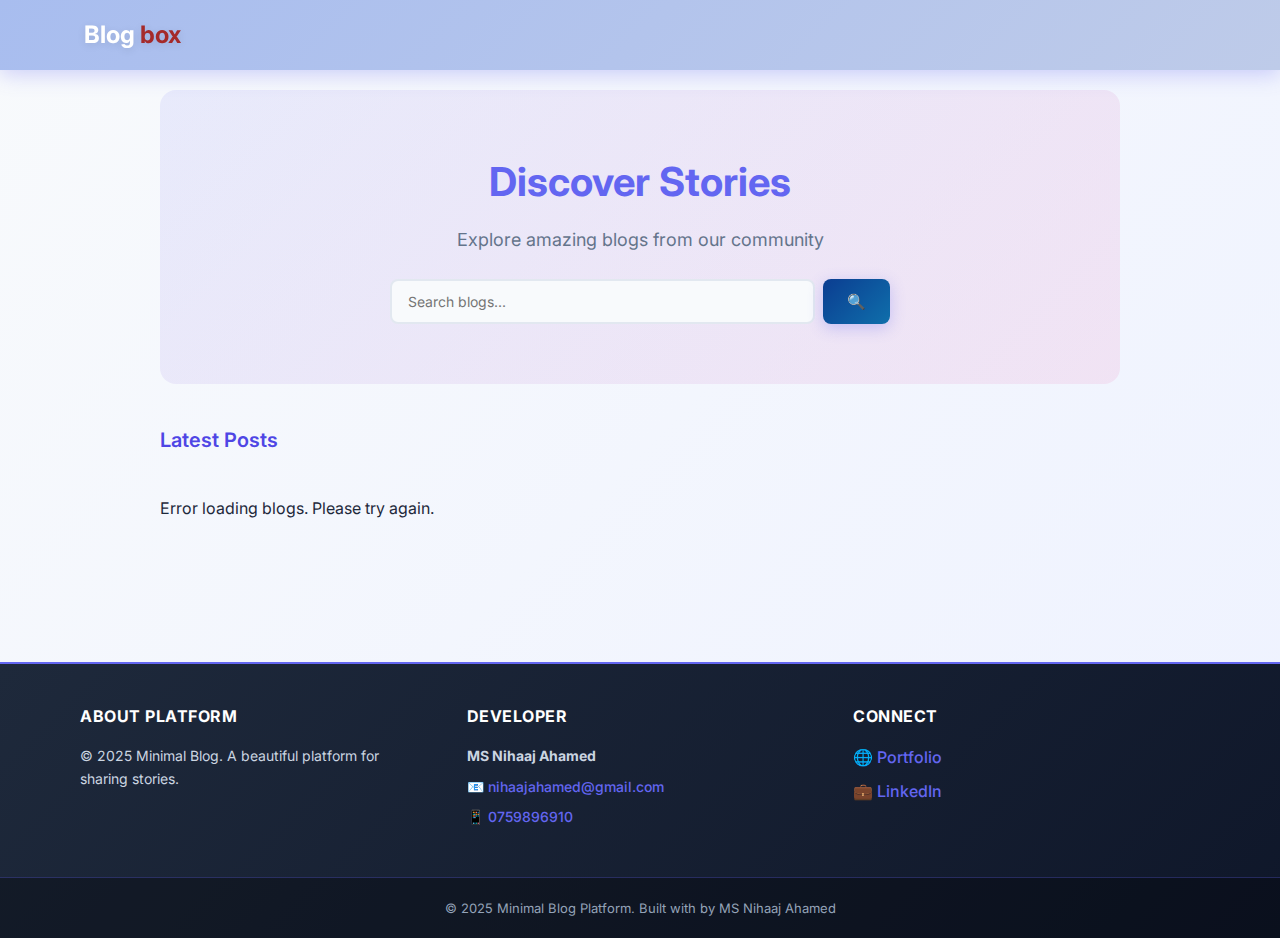
<file: frontend/index.html>
<!doctype html>
<html lang="en">
<head>
  <meta charset="utf-8" />
  <meta name="viewport" content="width=device-width,initial-scale=1" />
  <title>Minimal Blog - Discover Stories</title>
  <link rel="preconnect" href="https://fonts.googleapis.com">
  <link rel="preconnect" href="https://fonts.gstatic.com" crossorigin>
  <link href="https://fonts.googleapis.com/css2?family=Inter:wght@400;500;600;700&display=swap" rel="stylesheet">
  <link rel="stylesheet" href="style.css">
  <link rel="stylesheet" href="extra-styles.css">
  <script defer src="home.js"></script>
</head>
<body>
  <nav class="navbar">
    <div class="navbar-container">
      <div class="navbar-brand">
        <a href="index.html" style="text-decoration: none;">
          <h1 class="navbar-title"> Blog <span style="color: brown;">box</span></h1>
        </a>
      </div>
      <div id="authArea" class="navbar-auth"></div>
      <a href="dashboard.html" id="dashboardLink" class="nav-dashboard-btn" style="display: none;">My Dashboard</a>
      
    </div>
  </nav>

  <main class="container">
    <section class="hero">
      <h1>Discover Stories</h1>
      <p>Explore amazing blogs from our community</p>
      <div class="search-bar">
        <input type="text" id="searchInput" placeholder="Search blogs...">
        <button id="searchBtn">🔍</button>
      </div>
    </section>

    <section class="blog-list">
      <div class="list-header">
        <h2>Latest Posts</h2>
      </div>
      <div id="blogsList" class="blogs-grid">
        <p>Loading blogs...</p>
      </div>
    </section>
  </main>

  <footer class="footer">
    <div class="footer-content">
      <div class="footer-section">
        <h4>About Platform</h4>
        <p>&copy; 2025 Minimal Blog. A beautiful platform for sharing stories.</p>
      </div>
      <div class="footer-section">
        <h4>Developer</h4>
        <p><strong>MS Nihaaj Ahamed</strong></p>
        <p>📧 <a href="mailto:nihaajahamed@gmail.com">nihaajahamed@gmail.com</a></p>
        <p>📱 <a href="tel:+94759896910">0759896910</a></p>
      </div>
      <div class="footer-section">
        <h4>Connect</h4>
        <ul style="list-style: none; padding: 0;">
          <li><a href="https://nihaaj-ahamed.github.io/Nihaaj-portfolio/" target="_blank">🌐 Portfolio</a></li>
          <li><a href="https://lk.linkedin.com/in/nihaaj-ahamed-911177306" target="_blank">💼 LinkedIn</a></li>
        </ul>
      </div>
    </div>
    <div class="footer-bottom">
      <p>&copy; 2025 Minimal Blog Platform. Built with  by MS Nihaaj Ahamed</p>
    </div>
  </footer>
</body>
</html>
</file>
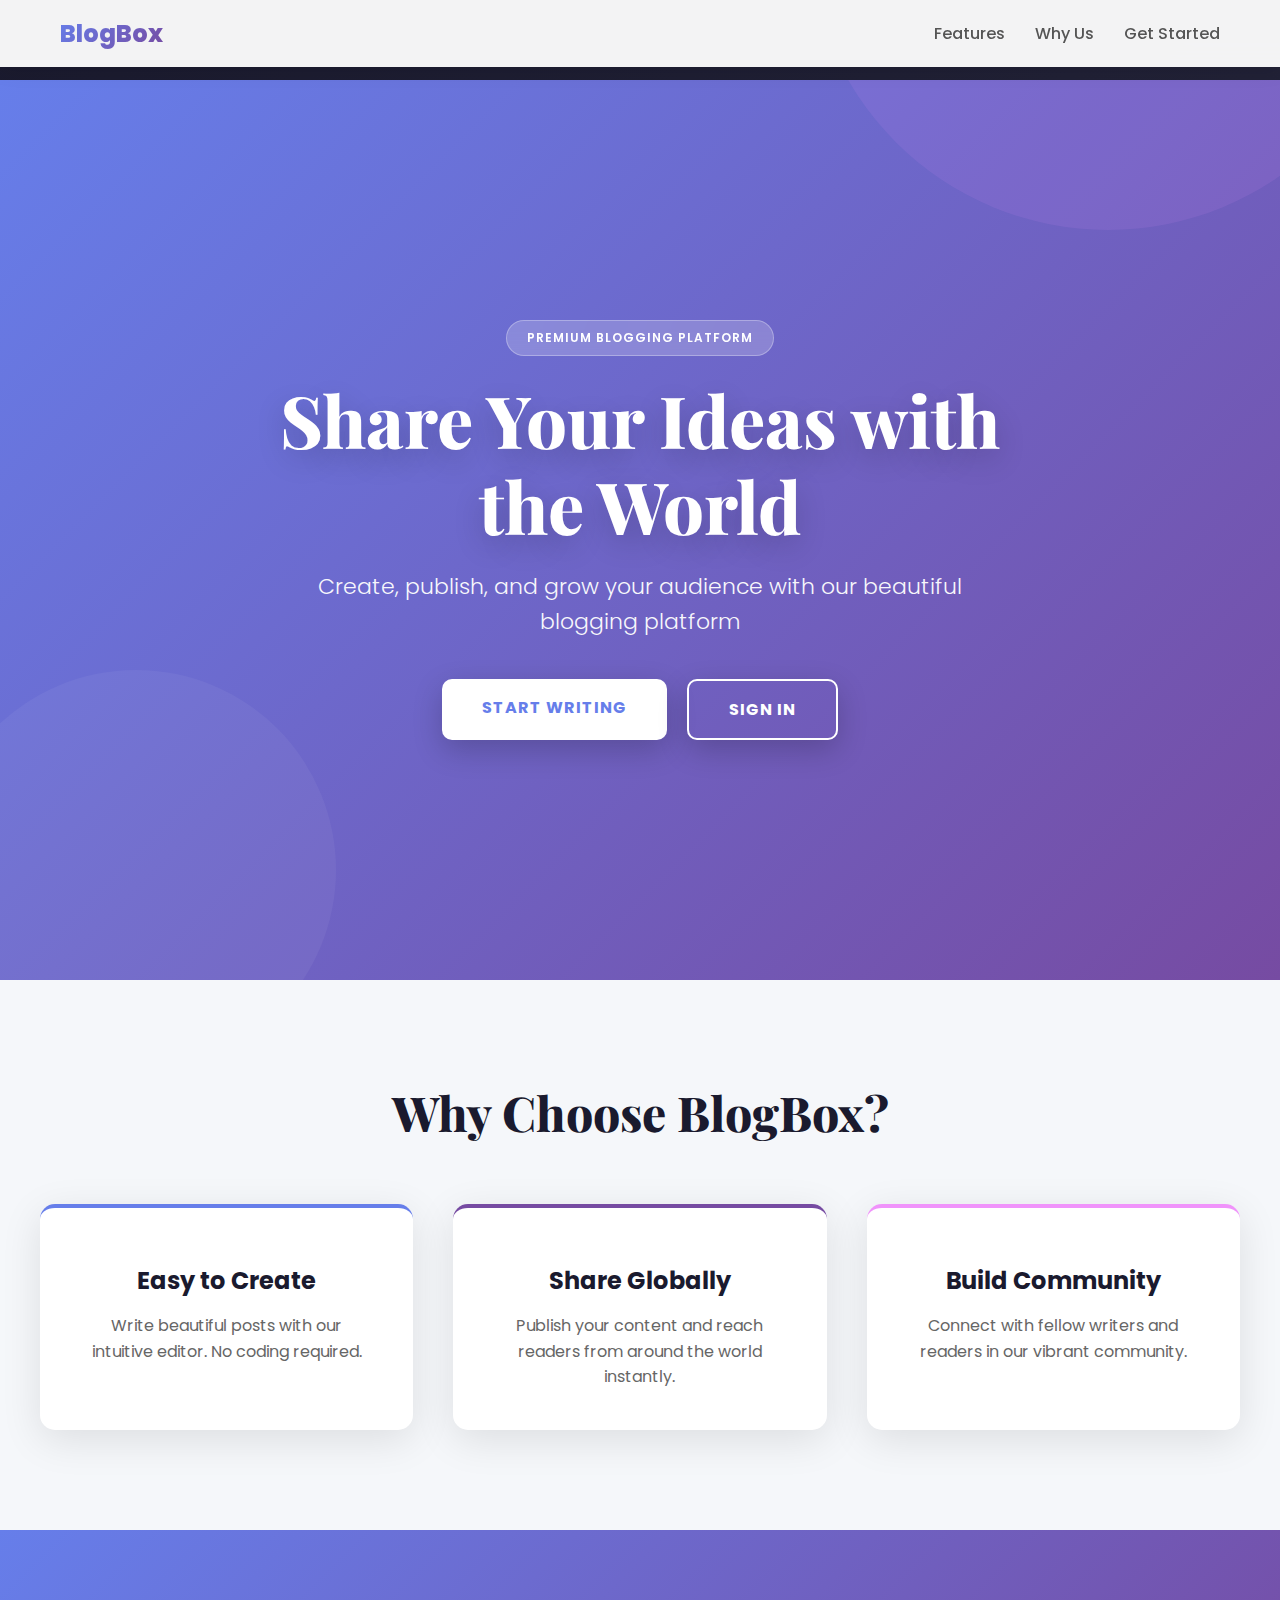
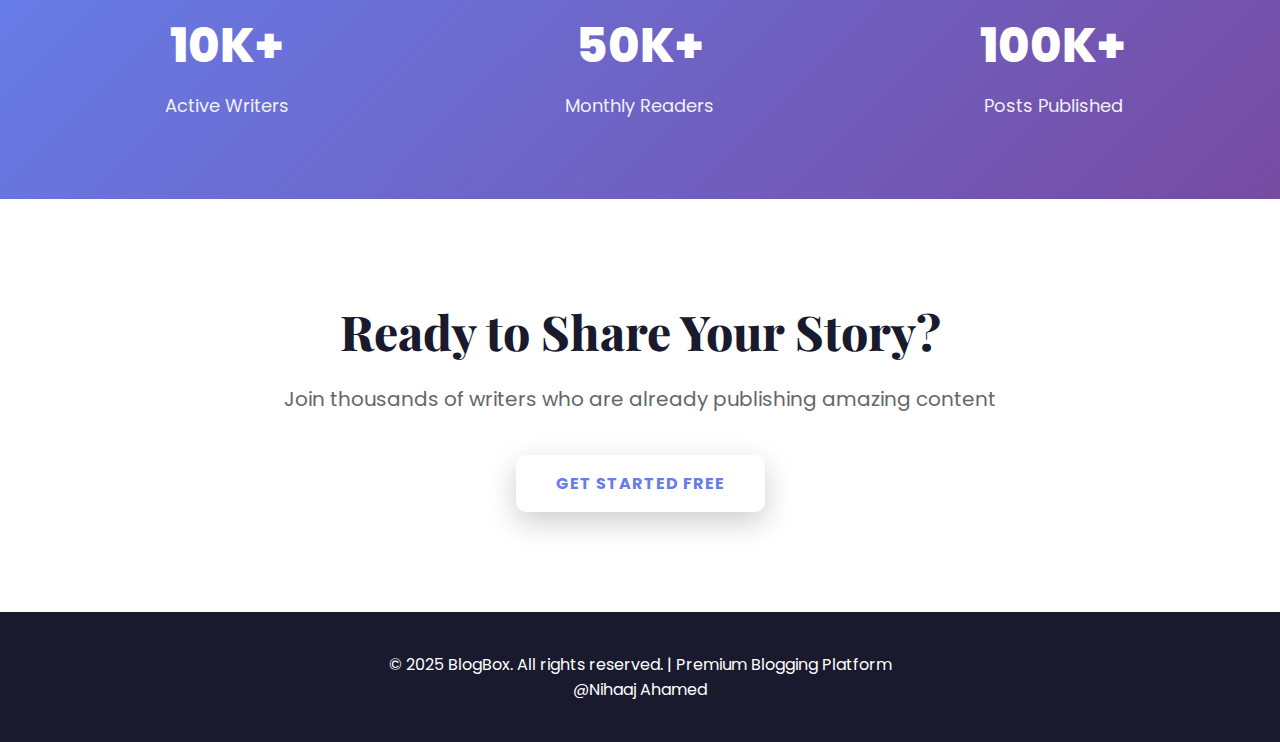
<file: app.html>
<!DOCTYPE html>
<html lang="en">
<head>
  <meta charset="UTF-8">
  <meta name="viewport" content="width=device-width, initial-scale=1.0">
  <title>BlogBox</title>
  <link rel="icon" href="data:image/svg+xml,%3Csvg xmlns='http://www.w3.org/2000/svg' viewBox='0 0 100 100'%3E%3Crect width='100' height='100' fill='%23667eea'/%3E%3Ctext x='50' y='60' font-size='60' font-family='Poppins, Arial, sans-serif' font-weight='700' fill='white' text-anchor='middle'%3EN%3C/text%3E%3C/svg%3E">
  <link rel="preconnect" href="https://fonts.googleapis.com">
  <link rel="preconnect" href="https://fonts.gstatic.com" crossorigin>
  <link href="https://fonts.googleapis.com/css2?family=Poppins:wght@100;300;400;500;600;700;800&family=Playfair+Display:wght@600;700;800&display=swap" rel="stylesheet">
  <style>
    * {
      margin: 0;
      padding: 0;
      box-sizing: border-box;
    }

    :root {
      --primary: #667eea;
      --secondary: #764ba2;
      --accent: #f093fb;
      --dark: #1a1a2e;
      --light: #f5f7fa;
      --white: #ffffff;
    }

    body {
      font-family: 'Poppins', sans-serif;
      background: linear-gradient(135deg, var(--dark) 0%, #2d2d44 100%);
      color: #333;
      overflow-x: hidden;
    }

    /* Navbar */
    nav {
      position: fixed;
      top: 0;
      width: 100%;
      background: rgba(255, 255, 255, 0.95);
      backdrop-filter: blur(10px);
      box-shadow: 0 2px 20px rgba(0, 0, 0, 0.1);
      z-index: 1000;
      padding: 1rem 0;
    }

    .nav-container {
      max-width: 1200px;
      margin: 0 auto;
      padding: 0 20px;
      display: flex;
      justify-content: space-between;
      align-items: center;
    }

    .logo {
      font-size: 24px;
      font-weight: 800;
      background: linear-gradient(135deg, var(--primary), var(--secondary));
      -webkit-background-clip: text;
      -webkit-text-fill-color: transparent;
      background-clip: text;
    }

    .nav-links {
      display: flex;
      gap: 30px;
      list-style: none;
    }

    .nav-links a {
      text-decoration: none;
      color: #555;
      font-weight: 500;
      transition: color 0.3s;
    }

    .nav-links a:hover {
      color: var(--primary);
    }

    /* Hero Section */
    .hero {
      margin-top: 80px;
      background: linear-gradient(135deg, var(--primary) 0%, var(--secondary) 100%);
      min-height: 100vh;
      display: flex;
      align-items: center;
      justify-content: center;
      position: relative;
      overflow: hidden;
    }

    .hero::before {
      content: '';
      position: absolute;
      top: -50%;
      right: -10%;
      width: 600px;
      height: 600px;
      background: rgba(240, 147, 251, 0.1);
      border-radius: 50%;
      animation: float 20s ease-in-out infinite;
    }

    .hero::after {
      content: '';
      position: absolute;
      bottom: -10%;
      left: -5%;
      width: 400px;
      height: 400px;
      background: rgba(255, 255, 255, 0.05);
      border-radius: 50%;
      animation: float 15s ease-in-out infinite reverse;
    }

    @keyframes float {
      0%, 100% { transform: translateY(0px); }
      50% { transform: translateY(30px); }
    }

    .hero-content {
      position: relative;
      z-index: 10;
      max-width: 800px;
      text-align: center;
      color: white;
      padding: 40px;
    }

    .hero-badge {
      display: inline-block;
      background: rgba(255, 255, 255, 0.2);
      color: white;
      padding: 8px 20px;
      border-radius: 50px;
      font-size: 12px;
      font-weight: 600;
      margin-bottom: 20px;
      backdrop-filter: blur(10px);
      border: 1px solid rgba(255, 255, 255, 0.3);
      text-transform: uppercase;
      letter-spacing: 1px;
    }

    .hero h1 {
      font-family: 'Playfair Display', serif;
      font-size: 72px;
      font-weight: 800;
      margin-bottom: 20px;
      line-height: 1.2;
      text-shadow: 0 10px 30px rgba(0, 0, 0, 0.2);
      animation: slideDown 1s ease-out;
    }

    .hero p {
      font-size: 22px;
      font-weight: 300;
      margin-bottom: 40px;
      opacity: 0.95;
      line-height: 1.6;
      animation: slideUp 1.2s ease-out;
    }

    .hero-buttons {
      display: flex;
      gap: 20px;
      justify-content: center;
      flex-wrap: wrap;
      animation: slideUp 1.4s ease-out;
    }

    .btn {
      padding: 16px 40px;
      font-size: 16px;
      font-weight: 700;
      border: none;
      border-radius: 10px;
      cursor: pointer;
      transition: all 0.3s ease;
      font-family: 'Poppins', sans-serif;
      text-decoration: none;
      display: inline-block;
      text-transform: uppercase;
      letter-spacing: 1px;
      box-shadow: 0 10px 30px rgba(0, 0, 0, 0.2);
    }

    .btn-primary {
      background: var(--white);
      color: var(--primary);
    }

    .btn-primary:hover {
      transform: translateY(-3px);
      box-shadow: 0 15px 40px rgba(0, 0, 0, 0.3);
    }

    .btn-secondary {
      background: transparent;
      color: white;
      border: 2px solid white;
    }

    .btn-secondary:hover {
      background: white;
      color: var(--primary);
      transform: translateY(-3px);
    }

    /* Features Section */
    .features {
      background: var(--light);
      padding: 100px 20px;
      text-align: center;
    }

    .features-container {
      max-width: 1200px;
      margin: 0 auto;
    }

    .section-title {
      font-family: 'Playfair Display', serif;
      font-size: 48px;
      font-weight: 800;
      margin-bottom: 60px;
      color: var(--dark);
    }

    .features-grid {
      display: grid;
      grid-template-columns: repeat(auto-fit, minmax(300px, 1fr));
      gap: 40px;
    }

    .feature-card {
      background: white;
      padding: 40px;
      border-radius: 15px;
      box-shadow: 0 10px 40px rgba(0, 0, 0, 0.1);
      transition: all 0.3s ease;
      border-top: 4px solid transparent;
    }

    .feature-card:nth-child(1) {
      border-top-color: var(--primary);
    }

    .feature-card:nth-child(2) {
      border-top-color: var(--secondary);
    }

    .feature-card:nth-child(3) {
      border-top-color: var(--accent);
    }

    .feature-card:hover {
      transform: translateY(-10px);
      box-shadow: 0 20px 50px rgba(0, 0, 0, 0.15);
    }

    .feature-icon {
      font-size: 50px;
      margin-bottom: 15px;
      display: block;
    }

    .feature-card h3 {
      font-size: 24px;
      font-weight: 700;
      margin-bottom: 15px;
      color: var(--dark);
    }

    .feature-card p {
      font-size: 16px;
      color: #666;
      line-height: 1.6;
    }

    /* Stats Section */
    .stats {
      background: linear-gradient(135deg, var(--primary) 0%, var(--secondary) 100%);
      color: white;
      padding: 80px 20px;
      text-align: center;
    }

    .stats-container {
      max-width: 1200px;
      margin: 0 auto;
      display: grid;
      grid-template-columns: repeat(auto-fit, minmax(200px, 1fr));
      gap: 40px;
    }

    .stat-item h4 {
      font-size: 48px;
      font-weight: 800;
      margin-bottom: 10px;
    }

    .stat-item p {
      font-size: 18px;
      opacity: 0.9;
    }

    /* CTA Section */
    .cta {
      background: var(--white);
      padding: 100px 20px;
      text-align: center;
    }

    .cta-content {
      max-width: 800px;
      margin: 0 auto;
    }

    .cta h2 {
      font-family: 'Playfair Display', serif;
      font-size: 48px;
      font-weight: 800;
      margin-bottom: 20px;
      color: var(--dark);
    }

    .cta p {
      font-size: 20px;
      color: #666;
      margin-bottom: 40px;
      line-height: 1.6;
    }

    /* Footer */
    footer {
      background: var(--dark);
      color: white;
      padding: 40px 20px;
      text-align: center;
    }

    /* Animations */
    @keyframes slideDown {
      from {
        opacity: 0;
        transform: translateY(-30px);
      }
      to {
        opacity: 1;
        transform: translateY(0);
      }
    }

    @keyframes slideUp {
      from {
        opacity: 0;
        transform: translateY(30px);
      }
      to {
        opacity: 1;
        transform: translateY(0);
      }
    }

    /* Responsive */
    @media (max-width: 768px) {
      .hero h1 {
        font-size: 42px;
      }

      .hero p {
        font-size: 18px;
      }

      .section-title {
        font-size: 36px;
      }

      .hero-buttons {
        flex-direction: column;
      }

      .btn {
        width: 100%;
      }

      .nav-links {
        display: none;
      }
    }
  </style>
</head>
<body>
  <!-- Navigation -->
  <nav>
    <div class="nav-container">
      <div class="logo"> BlogBox</div>
      <ul class="nav-links">
        <li><a href="#features">Features</a></li>
        <li><a href="#stats">Why Us</a></li>
        <li><a href="#cta">Get Started</a></li>
      </ul>
    </div>
  </nav>

  <!-- Hero Section -->
  <section class="hero">
    <div class="hero-content">
      <span class="hero-badge"> Premium Blogging Platform</span>
      <h1>Share Your Ideas with the World</h1>
      <p>Create, publish, and grow your audience with our beautiful blogging platform</p>
      <div class="hero-buttons">
        <a href="./frontend/index.html" class="btn btn-primary"> Start Writing</a>
        <a href="./frontend/login.html" class="btn btn-secondary"> Sign In</a>
      </div>
    </div>
  </section>

  <!-- Features Section -->
  <section class="features" id="features">
    <div class="features-container">
      <h2 class="section-title">Why Choose BlogBox?</h2>
      <div class="features-grid">
        <div class="feature-card">
          <span class="feature-icon"></span>
          <h3>Easy to Create</h3>
          <p>Write beautiful posts with our intuitive editor. No coding required.</p>
        </div>
        <div class="feature-card">
          <span class="feature-icon"></span>
          <h3>Share Globally</h3>
          <p>Publish your content and reach readers from around the world instantly.</p>
        </div>
        <div class="feature-card">
          <span class="feature-icon"></span>
          <h3>Build Community</h3>
          <p>Connect with fellow writers and readers in our vibrant community.</p>
        </div>
      </div>
    </div>
  </section>

  <!-- Stats Section -->
  <section class="stats" id="stats">
    <div class="stats-container">
      <div class="stat-item">
        <h4>10K+</h4>
        <p>Active Writers</p>
      </div>
      <div class="stat-item">
        <h4>50K+</h4>
        <p>Monthly Readers</p>
      </div>
      <div class="stat-item">
        <h4>100K+</h4>
        <p>Posts Published</p>
      </div>
    </div>
  </section>

  <!-- CTA Section -->
  <section class="cta" id="cta">
    <div class="cta-content">
      <h2>Ready to Share Your Story?</h2>
      <p>Join thousands of writers who are already publishing amazing content</p>
      <a href="./frontend/index.html" class="btn btn-primary"> Get Started Free</a>
    </div>
  </section>

  <!-- Footer -->
  <footer>
    <p>&copy; 2025 BlogBox. All rights reserved. | Premium Blogging Platform <br> @Nihaaj Ahamed</p>
  </footer>
</body>
</html>
</file>
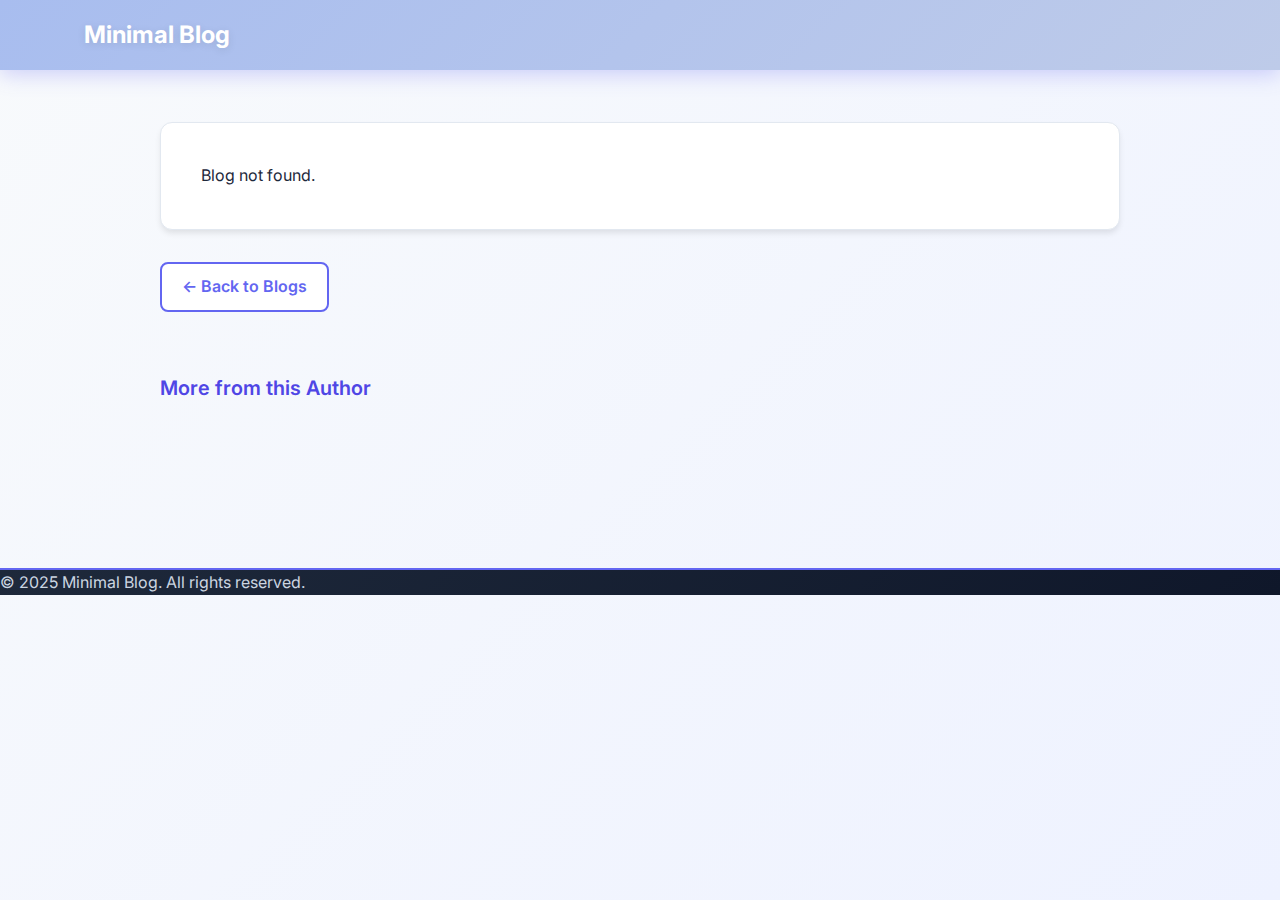
<file: frontend/blog.html>
<!doctype html>
<html lang="en">
<head>
  <meta charset="utf-8" />
  <meta name="viewport" content="width=device-width,initial-scale=1" />
  <title>Blog Post - Minimal Blog</title>
  <link rel="preconnect" href="https://fonts.googleapis.com">
  <link rel="preconnect" href="https://fonts.gstatic.com" crossorigin>
  <link href="https://fonts.googleapis.com/css2?family=Inter:wght@400;500;600;700&display=swap" rel="stylesheet">
  <link rel="stylesheet" href="style.css">
  <link rel="stylesheet" href="extra-styles.css">
  <script defer src="blog-view.js"></script>
</head>
<body>
  <nav class="navbar">
    <div class="navbar-container">
      <div class="navbar-brand">
        <a href="index.html" style="text-decoration: none;">
          <h1 class="navbar-title"> Minimal Blog</h1>
        </a>
      </div>
      <div id="authArea" class="navbar-auth"></div>
    </div>
  </nav>

  <main class="container">
    <article class="blog-full">
      <div id="blogContent" class="loading">
        <p>Loading blog...</p>
      </div>
    </article>

    <div class="blog-actions">
      <a href="index.html" class="btn-secondary">← Back to Blogs</a>
      <div id="ownerActions"></div>
    </div>

    <section class="related-posts">
      <h2>More from this Author</h2>
      <div id="relatedPosts" class="blogs-grid"></div>
    </section>
  </main>

  <footer class="footer">
    <p>&copy; 2025 Minimal Blog. All rights reserved.</p>
  </footer>
</body>
</html>
</file>
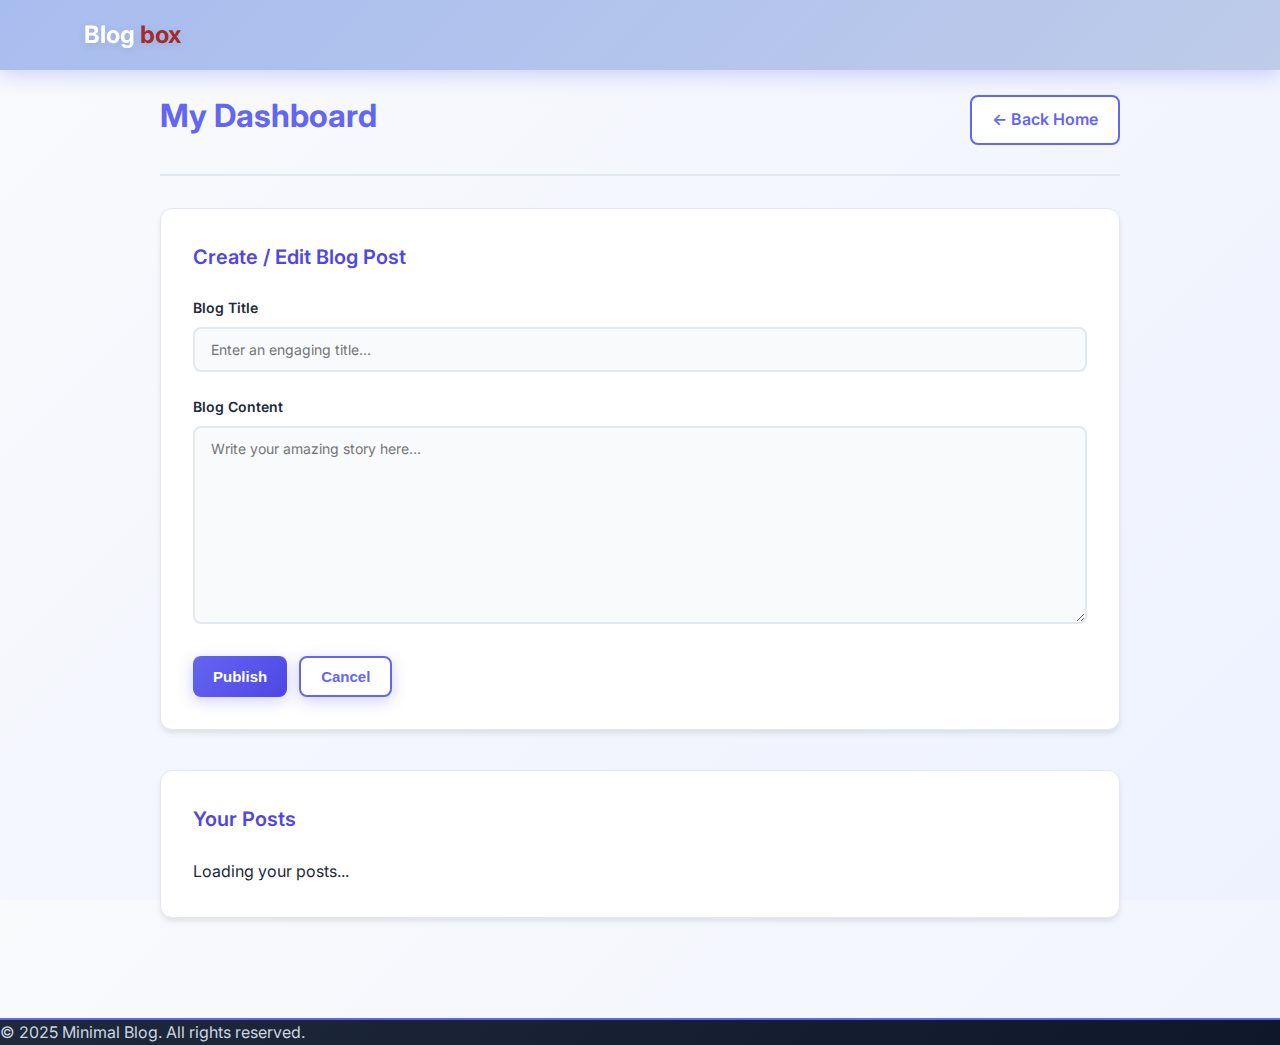
<file: frontend/dashboard.html>
<!doctype html>
<html lang="en">
<head>
  <meta charset="utf-8" />
  <meta name="viewport" content="width=device-width,initial-scale=1" />
  <title>Writer Dashboard - Minimal Blog</title>
  <link rel="preconnect" href="https://fonts.googleapis.com">
  <link rel="preconnect" href="https://fonts.gstatic.com" crossorigin>
  <link href="https://fonts.googleapis.com/css2?family=Inter:wght@400;500;600;700&display=swap" rel="stylesheet">
  <link rel="stylesheet" href="style.css">
  <link rel="stylesheet" href="extra-styles.css">
  <script defer src="dashboard.js"></script>
</head>
<body>
  <nav class="navbar">
    <div class="navbar-container">
      <div class="navbar-brand">
        <a href="index.html" style="text-decoration: none;">
          <h1 class="navbar-title"> Blog <span style="color: brown;">box</span></h1>
        </a>
      </div>
      <div id="authArea" class="navbar-auth"></div>
    </div>
  </nav>

  <main class="container">
    <div class="dashboard-header">
      <h1> My Dashboard</h1>
      <a href="index.html" class="btn-secondary">← Back Home</a>
    </div>

    <section class="dashboard-editor">
      <h2>Create / Edit Blog Post</h2>
      <form id="editorForm">
        <input type="hidden" id="postId">
        
        <div class="form-group">
          <label for="title">Blog Title</label>
          <input type="text" id="title" placeholder="Enter an engaging title..." required>
        </div>

        <div class="form-group">
          <label for="content">Blog Content</label>
          <textarea id="content" rows="10" placeholder="Write your amazing story here..." required></textarea>
        </div>

        <div class="form-actions">
          <button type="submit" class="btn-primary"> Publish</button>
          <button type="button" id="cancelBtn" class="btn-secondary">Cancel</button>
        </div>
      </form>
    </section>

    <section class="dashboard-posts">
      <h2>Your Posts</h2>
      <div id="userPostsList" class="posts-table-container">
        <p>Loading your posts...</p>
      </div>
    </section>
  </main>

  <footer class="footer">
    <p>&copy; 2025 Minimal Blog. All rights reserved.</p>
  </footer>
</body>
</html>
</file>
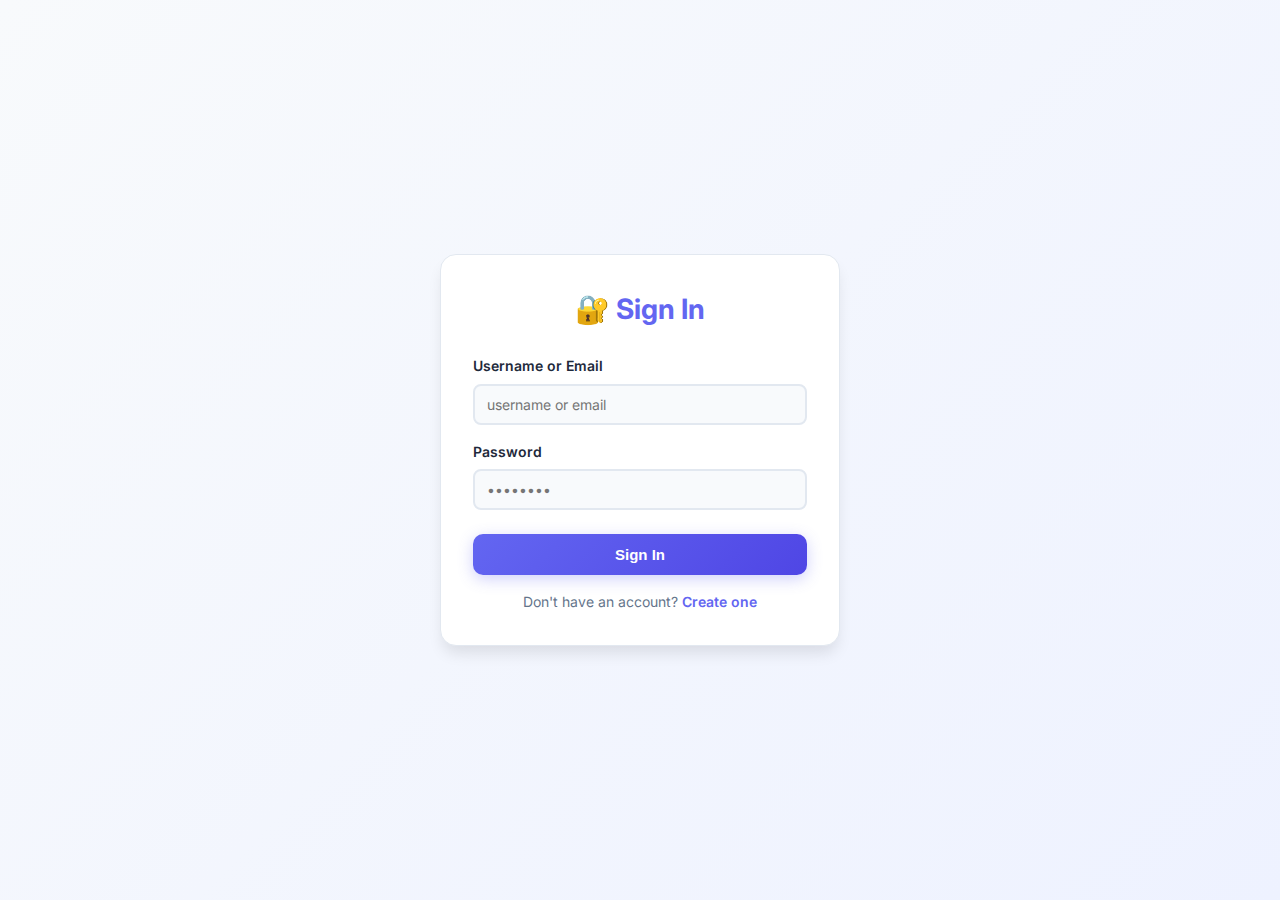
<file: frontend/login.html>
<!doctype html>
<html lang="en">
<head>
  <meta charset="utf-8" />
  <meta name="viewport" content="width=device-width,initial-scale=1" />
  <title>Login — Minimal Blog</title>
  <link rel="preconnect" href="https://fonts.googleapis.com">
  <link rel="preconnect" href="https://fonts.gstatic.com" crossorigin>
  <link href="https://fonts.googleapis.com/css2?family=Inter:wght@400;500;600;700&display=swap" rel="stylesheet">
  <link rel="stylesheet" href="style.css">
  <script>
    async function login(e){
      e.preventDefault();
      const username = document.getElementById('username').value.trim();
      const password = document.getElementById('password').value;
      if(!username || !password) return alert('Username and password required');
      const res = await fetch('../backend/auth.php?action=login', {
        method: 'POST', headers: {'Content-Type':'application/json'},
        body: JSON.stringify({username, password})
      });
      if (res.ok) {
        location.href = 'index.html';
      } else {
        const err = await res.json();
        alert(err.error || 'Login failed');
      }
    }
  </script>
  <style>
    body {
      display: flex;
      align-items: center;
      justify-content: center;
      min-height: 100vh;
    }
    .auth-card {
      width: 100%;
      max-width: 400px;
      background: var(--white);
      padding: 32px;
      border-radius: 16px;
      box-shadow: var(--shadow-lg);
      border: 1px solid var(--border);
    }
    .auth-card h1 {
      font-size: 28px;
      margin-bottom: 24px;
      text-align: center;
    }
    .form-group {
      margin-bottom: 16px;
    }
    .auth-actions {
      display: flex;
      flex-direction: column;
      gap: 12px;
      margin-top: 24px;
    }
    .auth-actions button {
      width: 100%;
      padding: 12px;
    }
    .auth-links {
      text-align: center;
      margin-top: 16px;
      font-size: 14px;
      color: var(--text-muted);
    }
    .auth-links a {
      font-weight: 600;
    }
  </style>
</head>
<body>
  <div class="auth-card">
    <h1>🔐 Sign In</h1>
    <form onsubmit="login(event)">
      <div class="form-group">
        <label>Username or Email</label>
        <input id="username" type="text" placeholder="username or email" required>
      </div>
      <div class="form-group">
        <label>Password</label>
        <input id="password" type="password" placeholder="••••••••" required>
      </div>
      <div class="auth-actions">
        <button type="submit">Sign In</button>
      </div>
    </form>
    <div class="auth-links">
      Don't have an account? <a href="register.html">Create one</a>
    </div>
  </div>
</body>
</html>
</file>
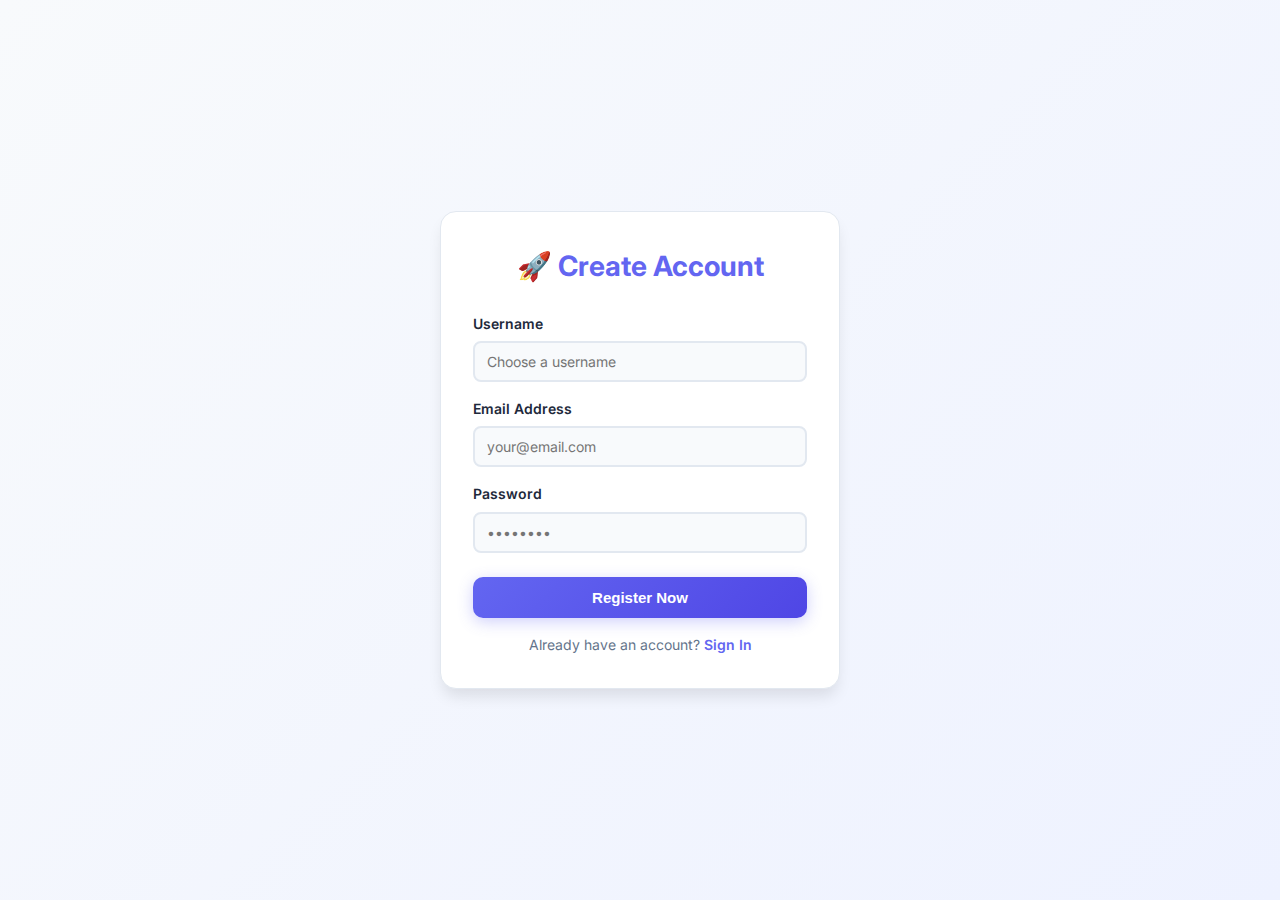
<file: frontend/register.html>
<!doctype html>
<html lang="en">
<head>
  <meta charset="utf-8" />
  <meta name="viewport" content="width=device-width,initial-scale=1" />
  <title>Register — Minimal Blog</title>
  <link rel="preconnect" href="https://fonts.googleapis.com">
  <link rel="preconnect" href="https://fonts.gstatic.com" crossorigin>
  <link href="https://fonts.googleapis.com/css2?family=Inter:wght@400;500;600;700&display=swap" rel="stylesheet">
  <link rel="stylesheet" href="style.css">
  <script>
    async function register(e){
      e.preventDefault();
      const username = document.getElementById('username').value.trim();
      const email = document.getElementById('email').value.trim();
      const password = document.getElementById('password').value;
      if(!username || !password || !email) return alert('Username, email and password required');
      const res = await fetch('../backend/auth.php?action=register', {
        method: 'POST', headers: {'Content-Type':'application/json'},
        body: JSON.stringify({username, email, password})
      });
      if (res.ok) {
        alert('Registered successfully — you can now log in');
        location.href = 'login.html';
      } else {
        const err = await res.json();
        alert(err.error || 'Registration failed');
      }
    }
  </script>
  <style>
    body {
      display: flex;
      align-items: center;
      justify-content: center;
      min-height: 100vh;
    }
    .auth-card {
      width: 100%;
      max-width: 400px;
      background: var(--white);
      padding: 32px;
      border-radius: 16px;
      box-shadow: var(--shadow-lg);
      border: 1px solid var(--border);
    }
    .auth-card h1 {
      font-size: 28px;
      margin-bottom: 24px;
      text-align: center;
    }
    .form-group {
      margin-bottom: 16px;
    }
    .auth-actions {
      display: flex;
      flex-direction: column;
      gap: 12px;
      margin-top: 24px;
    }
    .auth-actions button {
      width: 100%;
      padding: 12px;
    }
    .auth-links {
      text-align: center;
      margin-top: 16px;
      font-size: 14px;
      color: var(--text-muted);
    }
    .auth-links a {
      font-weight: 600;
    }
  </style>
</head>
<body>
  <div class="auth-card">
    <h1>🚀 Create Account</h1>
    <form onsubmit="register(event)">
      <div class="form-group">
        <label>Username</label>
        <input id="username" type="text" placeholder="Choose a username" required>
      </div>
      <div class="form-group">
        <label>Email Address</label>
        <input id="email" type="email" placeholder="your@email.com" required>
      </div>
      <div class="form-group">
        <label>Password</label>
        <input id="password" type="password" placeholder="••••••••" required>
      </div>
      <div class="auth-actions">
        <button type="submit">Register Now</button>
      </div>
    </form>
    <div class="auth-links">
      Already have an account? <a href="login.html">Sign In</a>
    </div>
  </div>
</body>
</html>
</file>
<file: frontend/style.css>
:root {
  --primary: #6366f1;
  --primary-dark: #4f46e5;
  --primary-light: #818cf8;
  --secondary: #ec4899;
  --success: #10b981;
  --warning: #f59e0b;
  --danger: #ef4444;
  --light-bg: #f8fafc;
  --white: #ffffff;
  --text-dark: #1e293b;
  --text-muted: #64748b;
  --border: #e2e8f0;
  --shadow-sm: 0 1px 2px 0 rgba(0, 0, 0, 0.05);
  --shadow-md: 0 4px 6px -1px rgba(0, 0, 0, 0.1);
  --shadow-lg: 0 10px 15px -3px rgba(0, 0, 0, 0.1);
}

* {
  box-sizing: border-box;
  margin: 0;
  padding: 0;
}

html, body {
  height: 100%;
}

body {
  font-family: 'Inter', -apple-system, BlinkMacSystemFont, 'Segoe UI', Roboto, Oxygen, Ubuntu, Cantarell, sans-serif;
  background: linear-gradient(135deg, var(--light-bg) 0%, #eef2ff 100%);
  color: var(--text-dark);
  line-height: 1.6;
}

/* Navigation Bar */
.navbar {
  background: linear-gradient(135deg, rgb(168, 189, 239) 0%, rgb(190, 203, 233) 100%);
  box-shadow: 0 4px 20px rgba(99, 102, 241, 0.3);
  position: sticky;
  top: 0;
  z-index: 100;
}

.navbar-container {
  max-width: 90%;
  margin: 0 auto;
  padding: 16px 20px;
  display: flex;
  justify-content: space-between;
  align-items: center;
}

.navbar-brand {
  flex: 1;
}

.navbar-title {
  font-size: 24px;
  font-weight: 700;
  color: var(--white);
  margin: 0;
  text-shadow: 0 2px 8px rgba(0, 0, 0, 0.1);
}

.navbar-auth {
  display: flex;
  justify-content: flex-end;
  align-items: center;
  gap: 12px;
}

.nav-dashboard-btn {
  color: var(--white);
  text-decoration: none;
  font-weight: 600;
  background: rgba(99, 93, 93, 0.304);
  padding: 8px 16px;
  border-radius: 6px;
  border: 1px solid rgba(0, 0, 0, 0.4);
  transition: all 0.2s;
  font-size: 14px;
  margin-left: 20px;
}

.nav-dashboard-btn:hover {
  background: rgba(255, 255, 255, 0.3);
  border-color: rgba(255, 255, 255, 0.6);
}

.container {
  max-width: 1000px;
  margin: 0 auto;
  padding: 20px;
}

/* Header / Auth Area */
#authArea {
  display: flex;
  justify-content: flex-end;
  align-items: center;
  gap: 12px;
  font-size: 14px;
}

#authArea a {
  color: var(--white);
  text-decoration: none;
  font-weight: 600;
  transition: all 0.2s;
}

#authArea a.btn-primary {
  background: rgba(255, 255, 255, 0.2);
  padding: 8px 16px;
  border-radius: 6px;
  border: 1px solid rgba(255, 255, 255, 0.4);
}

#authArea a.btn-primary:hover {
  background: rgba(255, 255, 255, 0.3);
  border-color: rgba(255, 255, 255, 0.6);
}

#authArea a:hover {
  color: #eef2ff;
}

#authArea button {
  background: rgba(239, 68, 68, 0.2);
  color: #de4646;
  border: 1px solid #ef4444;
  padding: 8px 16px;
  border-radius: 6px;
  cursor: pointer;
  font-size: 14px;
  font-weight: 600;
  transition: all 0.2s;
}

#authArea button:hover {
  background: #ef4444;
  color: white;
  box-shadow: 0 2px 8px rgba(239, 68, 68, 0.3);

  
}

#authArea strong {
  color: #eef2ff;
}

/* Titles */
h1 {
  font-size: 32px;
  font-weight: 700;
  margin-bottom: 8px;
  color: var(--primary);
}

h2 {
  font-size: 20px;
  font-weight: 600;
  margin-bottom: 16px;
  color: var(--primary-dark);
}

h3 {
  font-size: 18px;
  font-weight: 600;
  color: var(--primary);
  margin-bottom: 8px;
}

/* Sections */
.new-post,
.posts {
  background: var(--white);
  padding: 24px;
  border-radius: 16px;
  box-shadow: var(--shadow-md);
  margin-bottom: 24px;
  border: 1px solid var(--border);
  transition: all 0.3s;
}

.new-post:hover {
  box-shadow: var(--shadow-lg);
}

/* Forms */
label {
  display: block;
  margin-top: 12px;
  margin-bottom: 6px;
  font-weight: 600;
  font-size: 14px;
  color: var(--text-dark);
}

input[type="text"],
input[type="email"],
input[type="password"],
textarea {
  width: 100%;
  padding: 10px 12px;
  border: 2px solid var(--border);
  border-radius: 8px;
  font-size: 14px;
  font-family: inherit;
  transition: all 0.2s;
  background: var(--light-bg);
}

input[type="text"]:focus,
input[type="email"]:focus,
input[type="password"]:focus,
textarea:focus {
  outline: none;
  border-color: var(--primary);
  background: var(--white);
  box-shadow: 0 0 0 3px rgba(99, 102, 241, 0.1);
}

textarea {
  resize: vertical;
  font-family: 'Monaco', 'Menlo', monospace;
}

/* Buttons */
.actions {
  margin-top: 16px;
  display: flex;
  gap: 10px;
}

button {
  position: relative;
  background: linear-gradient(135deg, var(--primary) 0%, var(--primary-dark) 100%);
  color: var(--white);
  border: none;
  padding: 12px 24px;
  border-radius: 10px;
  cursor: pointer;
  font-weight: 700;
  font-size: 15px;
  transition: all 0.3s cubic-bezier(0.4, 0, 0.2, 1);
  box-shadow: 0 4px 15px rgba(99, 102, 241, 0.3);
  overflow: hidden;
}

button::before {
  content: '';
  position: absolute;
  top: 0;
  left: -100%;
  width: 100%;
  height: 100%;
  background: linear-gradient(90deg, transparent, rgba(255, 255, 255, 0.3), transparent);
  transition: left 0.5s;
}

button:hover {
  transform: translateY(-4px);
  box-shadow: 0 8px 25px rgba(99, 102, 241, 0.4);
}

button:hover::before {
  left: 100%;
}

button:active {
  transform: translateY(-2px);
  box-shadow: 0 4px 12px rgba(99, 102, 241, 0.3);
}

button#cancelEdit {
  background: linear-gradient(135deg, #64748b 0%, #475569 100%);
  box-shadow: 0 4px 15px rgba(100, 116, 139, 0.3);
}

button#cancelEdit:hover {
  box-shadow: 0 8px 25px rgba(100, 116, 139, 0.4);
}

.btn-small {
  background: var(--light-bg);
  color: var(--primary);
  padding: 6px 10px;
  border-radius: 6px;
  border: 1px solid var(--border);
  font-weight: 600;
  font-size: 13px;
  cursor: pointer;
  transition: all 0.2s;
}

.btn-small:hover {
  background: var(--primary);
  color: var(--white);
  border-color: var(--primary);
}

/* Posts */
.post {
  border-bottom: 1px solid var(--border);
  padding: 16px 0;
  transition: all 0.2s;
}

.post:last-child {
  border-bottom: none;
}

.post:hover {
  background: var(--light-bg);
  padding: 16px;
  margin: 0 -16px;
  padding-left: 16px;
  padding-right: 16px;
  border-radius: 8px;
}

.post h3 {
  margin: 0 0 8px;
  color: var(--text-dark);
}

.meta {
  font-size: 12px;
  color: var(--text-muted);
  margin-bottom: 10px;
}

.post p {
  margin: 10px 0;
  line-height: 1.6;
  color: var(--text-dark);
}

.post-actions {
  margin-top: 12px;
  display: flex;
  gap: 8px;
}

/* Links */
a {
  color: var(--primary);
  text-decoration: none;
  transition: color 0.2s;
}

a:hover {
  color: var(--primary-dark);
}

/* Responsive */
@media (max-width: 768px) {
  .container {
    padding: 12px;
  }

  h1 {
    font-size: 24px;
  }

  h2 {
    font-size: 18px;
  }

  .new-post,
  .posts {
    padding: 16px;
    border-radius: 12px;
  }

  .actions {
    flex-wrap: wrap;
  }

  button {
    padding: 8px 12px;
    font-size: 13px;
  }
}

/* Empty state */
.posts p {
  text-align: center;
  color: var(--text-muted);
  padding: 32px 0;
}

/* Auth buttons */
.auth-btn {
  display: inline-block;
  position: relative;
  padding: 12px 26px;
  border-radius: 12px;
  text-decoration: none;
  font-weight: 700;
  font-size: 15px;
  transition: all 0.3s cubic-bezier(0.4, 0, 0.2, 1);
  cursor: pointer;
  white-space: nowrap;
  border: 2px solid;
  overflow: hidden;
}

.auth-btn::before {
  content: '';
  position: absolute;
  top: 0;
  left: -100%;
  width: 100%;
  height: 100%;
  background: linear-gradient(90deg, transparent, rgba(255, 255, 255, 0.3), transparent);
  transition: left 0.5s;
}

.auth-btn::after {
  content: '';
  position: absolute;
  top: 0;
  right: -20px;
  width: 40px;
  height: 100%;
  background: rgba(255, 255, 255, 0.1);
  transition: all 0.3s;
  transform: skewX(-20deg);
}

.auth-btn-login {
  color: #0b3d91; /* deep navy */
  background: var(--white);
  border-color: #0b3d91;
  box-shadow: 0 4px 12px rgba(11, 61, 145, 0.08);
}

.auth-btn-login:hover {
  background: #0b3d91;
  color: var(--white);
  transform: translateY(-3px);
  box-shadow: 0 10px 24px rgba(11, 61, 145, 0.18);
  border-color: #092f72;
}

.auth-btn-login:hover::before {
  left: 100%;
}

.auth-btn-login:hover::after {
  right: 100%;
}

.auth-btn-register {
  color: var(--white);
  background: linear-gradient(135deg, #0b3d91 0%, #0f6fab 100%); /* professional blue gradient */
  border-color: #0f6fab;
  box-shadow: 0 6px 18px rgba(15, 111, 171, 0.12);
}

.auth-btn-register:hover {
  transform: translateY(-4px);
  box-shadow: 0 14px 36px rgba(15, 111, 171, 0.22);
  border-color: #0e5f9b;
}

.auth-btn-register:hover::before {
  left: 100%;
}

.auth-btn-register:hover::after {
  right: 100%;
}
#logoutBtn {
  display: inline-block;
  position: relative;
  padding: 12px 26px;
  border-radius: 12px;
  text-decoration: none;
  font-weight: 700;
  font-size: 15px;
  transition: all 0.3s;
  cursor: pointer;
  color: var(--white);
  background: linear-gradient(135deg, #ef4444 0%, #dc2626 100%);
  border: 2px solid #dc2626;
  box-shadow: 0 6px 18px rgba(220, 38, 38, 0.12);
}
</file>
<file: frontend/extra-styles.css>
/* Additional styles for blog list, blog view, and dashboard pages */

/* Hero Section */
.hero {
  text-align: center;
  padding: 60px 20px;
  background: linear-gradient(135deg, rgba(99, 102, 241, 0.1), rgba(236, 72, 153, 0.1));
  border-radius: 16px;
  margin-bottom: 40px;
}

.hero h1 {
  font-size: 40px;
  margin-bottom: 12px;
}

.hero p {
  font-size: 18px;
  color: #64748b;
  margin-bottom: 24px;
}

.search-bar {
  display: flex;
  gap: 8px;
  max-width: 500px;
  margin: 0 auto;
}

.search-bar input {
  flex: 1;
  padding: 12px 16px;
  border: 2px solid #e2e8f0;
  border-radius: 8px;
  font-size: 14px;
}

.search-bar button {
  padding: 12px 24px;
  background: linear-gradient(135deg, #0b3d91 0%, #0f6fab 100%);
  color: white;
  border: none;
  border-radius: 8px;
  cursor: pointer;
  font-weight: 600;
  transition: all 0.2s;
}

.search-bar button:hover {
  transform: translateY(-2px);
  box-shadow: 0 4px 12px rgba(99, 102, 241, 0.3);
}

/* Blog List */
.blog-list {
  margin-bottom: 40px;
}

.list-header {
  display: flex;
  justify-content: space-between;
  align-items: center;
  margin-bottom: 24px;
}

.blogs-grid {
  display: grid;
  grid-template-columns: repeat(auto-fill, minmax(320px, 1fr));
  gap: 24px;
}

.blog-card {
  background: white;
  border-radius: 12px;
  padding: 24px;
  border: 1px solid #e2e8f0;
  transition: all 0.3s;
  display: flex;
  flex-direction: column;
  box-shadow: 0 4px 6px -1px rgba(0, 0, 0, 0.1);
  position: relative;
}

.blog-card:hover {
  transform: translateY(-4px);
  box-shadow: 0 10px 15px -3px rgba(0, 0, 0, 0.1);
  border-color: #6366f1;
}

.blog-card-content {
  flex: 1;
}

.blog-title {
  font-size: 18px;
  margin: 0 0 12px;
  color: #1e293b;
}

.blog-excerpt {
  color: #64748b;
  font-size: 14px;
  line-height: 1.6;
  flex: 1;
  margin-bottom: 12px;
}

.blog-meta {
  display: flex;
  flex-direction: column;
  gap: 6px;
  font-size: 12px;
  color: #475569;
  margin: 16px 0 0 0;
  padding-top: 12px;
  border-top: 1px solid #e2e8f0;
}

.author, .date {
  display: flex;
  align-items: center;
  gap: 6px;
  color: #475569;
}

.blog-link {
  color: #6366f1;
  font-weight: 600;
  transition: all 0.2s;
  text-decoration: none;
  margin-top: 12px;
  align-self: flex-start;
}

.blog-link:hover {
  color: #ec4899;
}

/* Single Blog View */
.blog-full {
  background: white;
  border-radius: 12px;
  padding: 40px;
  margin: 32px 0;
  box-shadow: 0 4px 6px -1px rgba(0, 0, 0, 0.1);
  border: 1px solid #e2e8f0;
}

.blog-header {
  border-bottom: 2px solid #e2e8f0;
  padding-bottom: 24px;
  margin-bottom: 32px;
}

.blog-header h1 {
  font-size: 36px;
  margin-bottom: 16px;
  line-height: 1.3;
  background: linear-gradient(135deg, #6366f1, #ec4899);
  -webkit-background-clip: text;
  -webkit-text-fill-color: transparent;
  background-clip: text;
}

.blog-info {
  display: flex;
  gap: 24px;
  flex-wrap: wrap;
  font-size: 14px;
  color: #64748b;
}

.author-info, .date-info, .updated-info {
  display: flex;
  align-items: center;
  gap: 6px;
}

.blog-body {
  font-size: 16px;
  line-height: 1.8;
  color: #1e293b;
}

.blog-body p {
  margin-bottom: 16px;
}

.blog-actions {
  display: flex;
  gap: 12px;
  justify-content: space-between;
  margin: 32px 0;
  flex-wrap: wrap;
}

#ownerActions {
  display: flex;
  gap: 12px;
}

.related-posts {
  margin: 60px 0 40px;
}

.related-posts h2 {
  margin-bottom: 24px;
}

.empty-state {
  text-align: center;
  color: #64748b;
  padding: 40px 20px;
  font-size: 16px;
}

/* Dashboard */
.dashboard-header {
  display: flex;
  justify-content: space-between;
  align-items: center;
  margin-bottom: 32px;
  padding-bottom: 24px;
  border-bottom: 2px solid #e2e8f0;
}

.dashboard-editor {
  background: white;
  border-radius: 12px;
  padding: 32px;
  margin-bottom: 40px;
  box-shadow: 0 4px 6px -1px rgba(0, 0, 0, 0.1);
  border: 1px solid #e2e8f0;
}

.dashboard-editor h2 {
  margin-bottom: 24px;
}

.form-group {
  margin-bottom: 24px;
}

.form-group label {
  display: block;
  margin-bottom: 8px;
  font-weight: 600;
  color: #1e293b;
}

.form-group input,
.form-group textarea {
  width: 100%;
  padding: 12px 16px;
  border: 2px solid #e2e8f0;
  border-radius: 8px;
  font-size: 14px;
  font-family: inherit;
  transition: all 0.2s;
  background: #f8fafc;
}

.form-group input:focus,
.form-group textarea:focus {
  outline: none;
  border-color: #6366f1;
  background: white;
  box-shadow: 0 0 0 3px rgba(99, 102, 241, 0.1);
}

.form-actions {
  display: flex;
  gap: 12px;
  margin-top: 24px;
}

.dashboard-posts {
  background: white;
  border-radius: 12px;
  padding: 32px;
  box-shadow: 0 4px 6px -1px rgba(0, 0, 0, 0.1);
  border: 1px solid #e2e8f0;
}

.dashboard-posts h2 {
  margin-bottom: 24px;
}

.posts-table-container {
  overflow-x: auto;
}

.posts-table {
  width: 100%;
  border-collapse: collapse;
}

.posts-table thead {
  background: #f8fafc;
  border-bottom: 2px solid #e2e8f0;
}

.posts-table th {
  padding: 12px 16px;
  text-align: left;
  font-weight: 600;
  color: #1e293b;
  font-size: 13px;
}

.posts-table td {
  padding: 16px;
  border-bottom: 1px solid #e2e8f0;
}

.posts-table tbody tr:hover {
  background: #f8fafc;
}

.post-title a {
  color: #6366f1;
  text-decoration: none;
  font-weight: 600;
}

.post-title a:hover {
  text-decoration: underline;
}

.posts-table .actions {
  display: flex;
  gap: 8px;
}

/* Buttons */
.btn-primary {
  background: linear-gradient(135deg, #6366f1, #4f46e5);
  color: white;
  border: none;
  padding: 10px 20px;
  border-radius: 8px;
  cursor: pointer;
  font-weight: 600;
  text-decoration: none;
  display: inline-block;
  transition: all 0.2s;
}

.btn-primary:hover {
  transform: translateY(-2px);
  box-shadow: 0 4px 12px rgba(99, 102, 241, 0.3);
}

.btn-secondary {
  background: white;
  color: #6366f1;
  border: 2px solid #6366f1;
  padding: 10px 20px;
  border-radius: 8px;
  cursor: pointer;
  font-weight: 600;
  text-decoration: none;
  display: inline-block;
  transition: all 0.2s;
}

.btn-secondary:hover {
  background: #6366f1;
  color: white;
}

.btn-danger {
  background: rgba(239, 68, 68, 0.1);
  color: #ef4444;
  border: 2px solid #ef4444;
  padding: 8px 12px;
  border-radius: 6px;
  cursor: pointer;
  font-weight: 600;
  transition: all 0.2s;
}

.btn-danger:hover {
  background: #ef4444;
  color: white;
}

/* Footer */
.footer {
  background: linear-gradient(135deg, #1e293b, #0f172a);
  color: #cbd5e1;
  border-top: 2px solid #6366f1;
  margin-top: 80px;
  padding: 0;
}

.footer-content {
  display: grid;
  grid-template-columns: repeat(auto-fit, minmax(250px, 1fr));
  gap: 40px;
  padding: 40px;
  max-width: 1200px;
  margin: 0 auto;
}

.footer-section h4 {
  color: white;
  margin-bottom: 16px;
  font-size: 16px;
  text-transform: uppercase;
  letter-spacing: 0.5px;
}

.footer-section p {
  margin: 8px 0;
  font-size: 14px;
  line-height: 1.6;
}

.footer-section a {
  color: #6366f1;
  text-decoration: none;
  transition: all 0.2s;
  font-weight: 500;
}

.footer-section a:hover {
  color: #ec4899;
  text-decoration: underline;
}

.footer-section ul {
  display: flex;
  flex-direction: column;
  gap: 8px;
}

.footer-section ul li a {
  display: inline-flex;
  align-items: center;
  gap: 6px;
}

.footer-bottom {
  background: rgba(0, 0, 0, 0.3);
  padding: 20px;
  text-align: center;
  border-top: 1px solid rgba(99, 102, 241, 0.3);
  font-size: 13px;
  color: #94a3b8;
}

/* Responsive */
@media (max-width: 768px) {
  .blogs-grid {
    grid-template-columns: 1fr;
  }

  .hero h1 {
    font-size: 28px;
  }

  .blog-full {
    padding: 24px;
  }

  .blog-header h1 {
    font-size: 24px;
  }

  .dashboard-header {
    flex-direction: column;
    gap: 16px;
    align-items: flex-start;
  }

  .posts-table {
    font-size: 13px;
  }

  .posts-table th,
  .posts-table td {
    padding: 8px 12px;
  }

  .footer-content {
    grid-template-columns: 1fr;
    gap: 20px;
    padding: 24px;
  }
}
</file>
